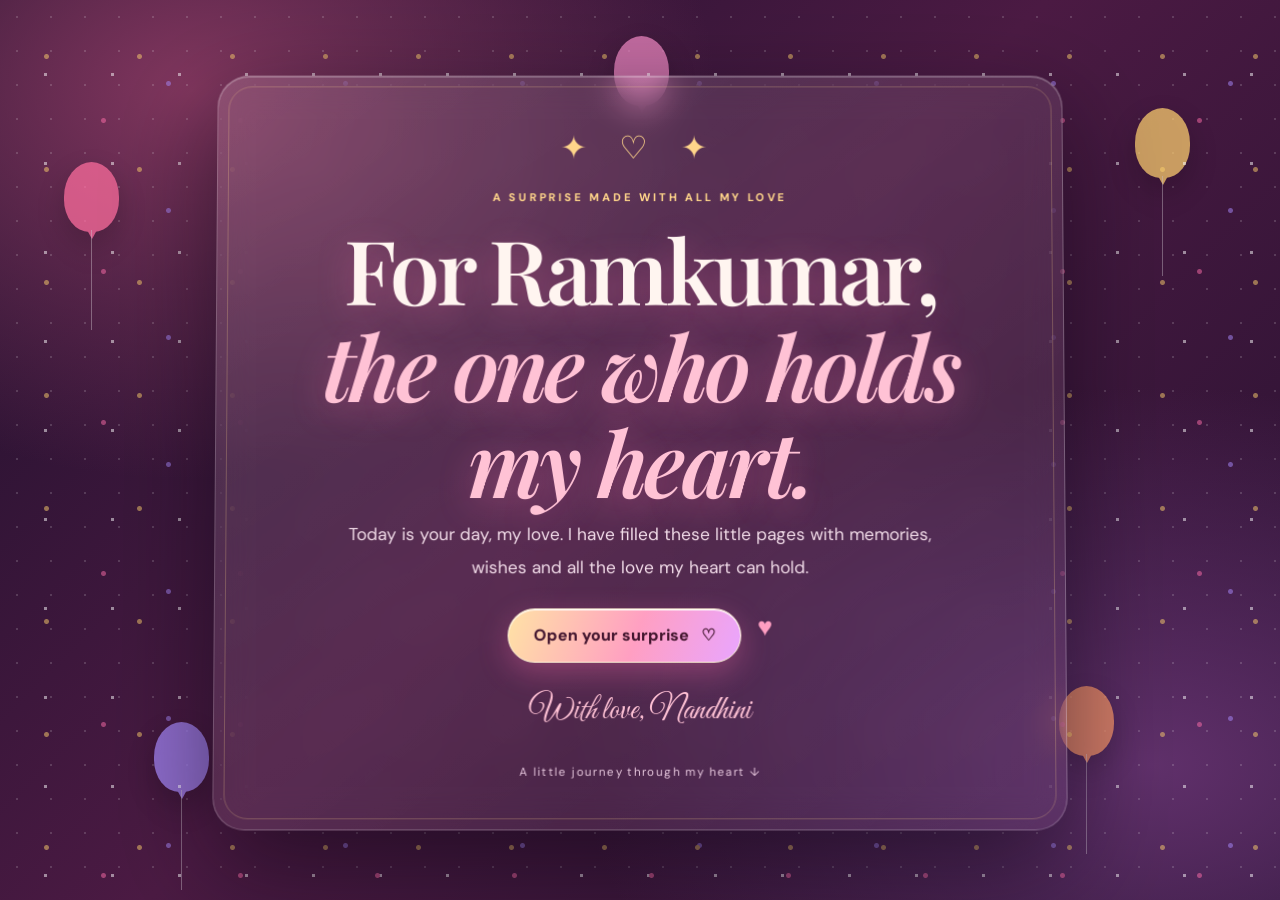
<file: index.html>
<!DOCTYPE html>
<html lang="en"><head>
<meta charset="UTF-8"><meta name="viewport" content="width=device-width, initial-scale=1">
<title>For Ramkumar, With Love ♡</title>
<link href="https://cdn.jsdelivr.net/npm/bootstrap@5.3.3/dist/css/bootstrap.min.css" rel="stylesheet" integrity="sha384-QWTKZyjpPEjISv5WaRU9OFeRpok6YctnYmDr5pNlyT2bRjXh0JMhjY6hW+ALEwIH" crossorigin="anonymous">
<link rel="preconnect" href="https://fonts.googleapis.com">
<link rel="preconnect" href="https://fonts.gstatic.com" crossorigin>
<link href="https://fonts.googleapis.com/css2?family=DM+Sans:wght@400;500;600;700;800&family=Great+Vibes&family=Playfair+Display:ital,wght@0,500;0,600;0,700;1,500;1,600&display=swap" rel="stylesheet">
<link rel="stylesheet" href="assets/css/style.css">
</head>
<body class="party-bg welcome-page">
<div class="party-layers" aria-hidden="true"><div class="balloon b1"></div><div class="balloon b2"></div><div class="balloon b3"></div><div class="balloon b4"></div><div class="balloon b5"></div><div class="confetti-field"></div></div>
<main class="container min-vh-100 d-flex align-items-center justify-content-center position-relative">
  <section class="hero-glass text-center p-4 p-md-5 tilt-card">
    <div class="crown">✦ ♡ ✦</div>
    <p class="eyebrow">A surprise made with all my love</p>
    <h1 class="hero-title">For Ramkumar,<br><span>the one who holds my heart.</span></h1>
    <p class="hero-copy mx-auto">Today is your day, my love. I have filled these little pages with memories, wishes and all the love my heart can hold.</p>
    <div class="d-flex justify-content-center flex-wrap gap-3 mt-4">
      <a class="btn-love" href="letter.html">Open your surprise <span>♡</span></a>
      <span class="floating-heart">♥</span>
    </div>
    <p class="script-sign mt-4">With love, Nandhini</p>
    <div class="scroll-hint">A little journey through my heart ↓</div>
  </section>
</main>
<script src="https://cdn.jsdelivr.net/npm/bootstrap@5.3.3/dist/js/bootstrap.bundle.min.js" integrity="sha384-YvpcrYf0tY3lHB60NNkmXc5s9fDVZLESaAA55NDzOxhy9GkcIdslK1eN7N6jIeHz" crossorigin="anonymous"></script><script src="assets/js/effects.js"></script></body></html>
</file>
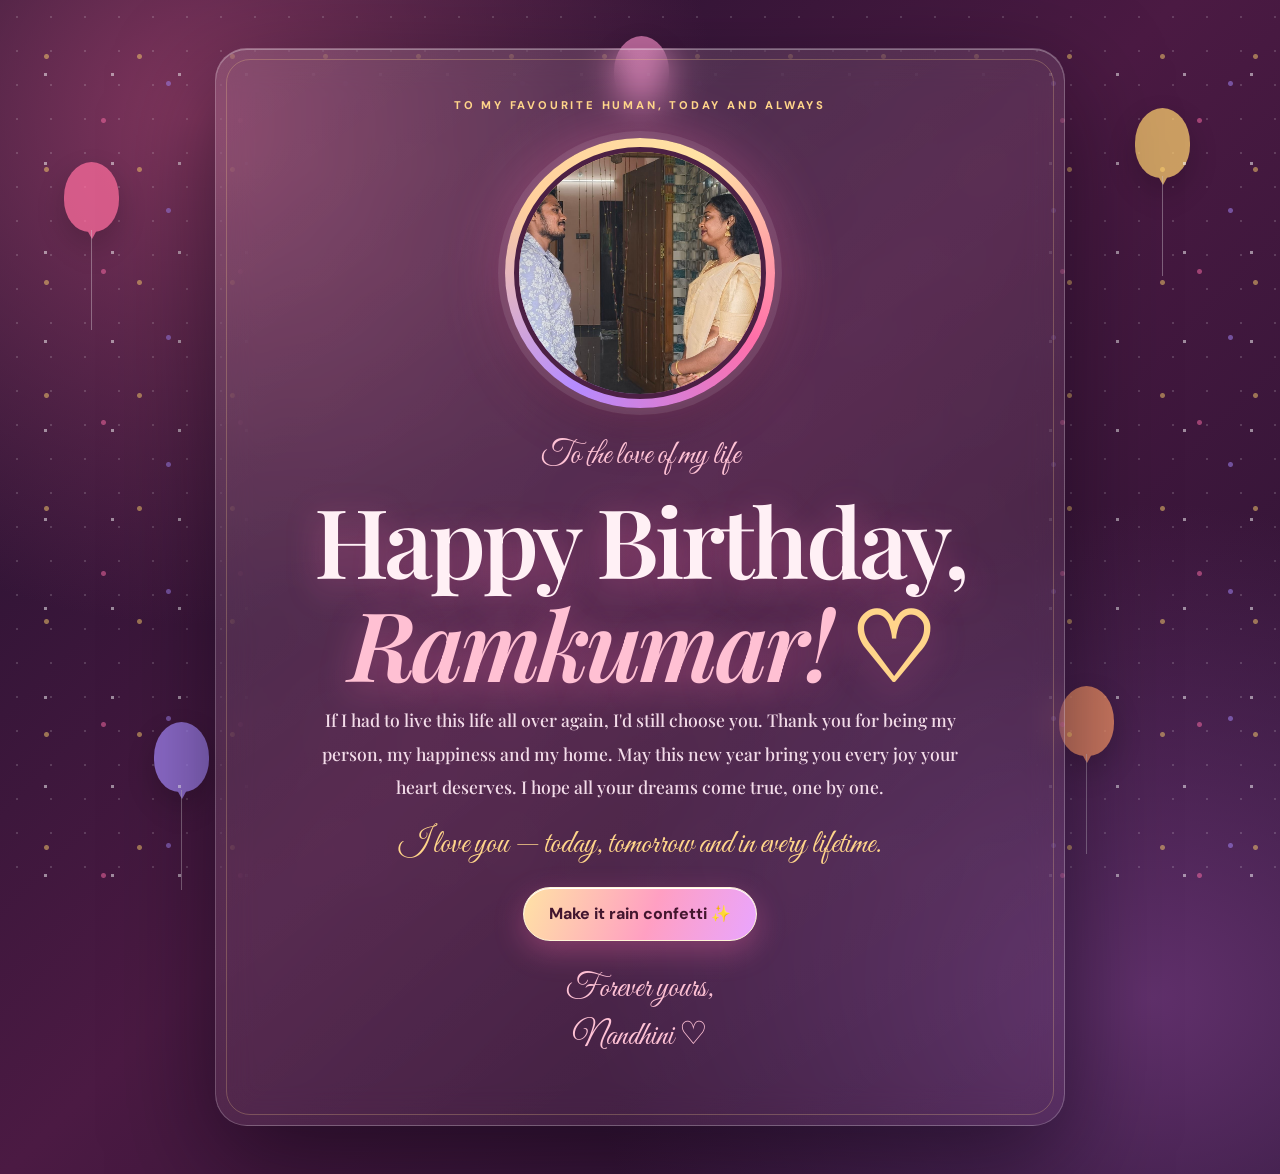
<file: final.html>
<!DOCTYPE html>
<html lang="en"><head>
<meta charset="UTF-8"><meta name="viewport" content="width=device-width, initial-scale=1">
<title>Happy Birthday, Ramkumar! ♡</title>
<link href="https://cdn.jsdelivr.net/npm/bootstrap@5.3.3/dist/css/bootstrap.min.css" rel="stylesheet" integrity="sha384-QWTKZyjpPEjISv5WaRU9OFeRpok6YctnYmDr5pNlyT2bRjXh0JMhjY6hW+ALEwIH" crossorigin="anonymous">
<link rel="preconnect" href="https://fonts.googleapis.com">
<link rel="preconnect" href="https://fonts.gstatic.com" crossorigin>
<link href="https://fonts.googleapis.com/css2?family=DM+Sans:wght@400;500;600;700;800&family=Great+Vibes&family=Playfair+Display:ital,wght@0,500;0,600;0,700;1,500;1,600&display=swap" rel="stylesheet">
<link rel="stylesheet" href="assets/css/style.css">
</head>
<body class="party-bg final-page">
<div class="party-layers" aria-hidden="true"><div class="balloon b1"></div><div class="balloon b2"></div><div class="balloon b3"></div><div class="balloon b4"></div><div class="balloon b5"></div><div class="confetti-field" id="confetti"></div></div>
<main class="container min-vh-100 d-flex align-items-center justify-content-center position-relative py-5">
 <section class="final-glass text-center p-4 p-md-5">
   <p class="eyebrow">To my favourite human, today and always</p>
   <div class="portrait-wrap mx-auto"><img src="assets/photos/birthday-person.jpg" alt="Ramkumar"></div>
   <p class="script-kicker">To the love of my life</p>
   <h1 class="final-title">Happy Birthday,<br><em>Ramkumar!</em> <span>♡</span></h1>
   <p class="final-message mx-auto">If I had to live this life all over again, I'd still choose you. Thank you for being my person, my happiness and my home. May this new year bring you every joy your heart deserves. I hope all your dreams come true, one by one.</p>
   <p class="forever-line">I love you — today, tomorrow and in every lifetime.</p>
   <button class="btn-love" id="celebrate">Make it rain confetti ✨</button>
   <p class="script-sign mt-4">Forever yours,<br>Nandhini ♡</p>
 </section>
</main>
<script src="https://cdn.jsdelivr.net/npm/bootstrap@5.3.3/dist/js/bootstrap.bundle.min.js" integrity="sha384-YvpcrYf0tY3lHB60NNkmXc5s9fDVZLESaAA55NDzOxhy9GkcIdslK1eN7N6jIeHz" crossorigin="anonymous"></script><script src="assets/js/effects.js"></script></body></html>
</file>
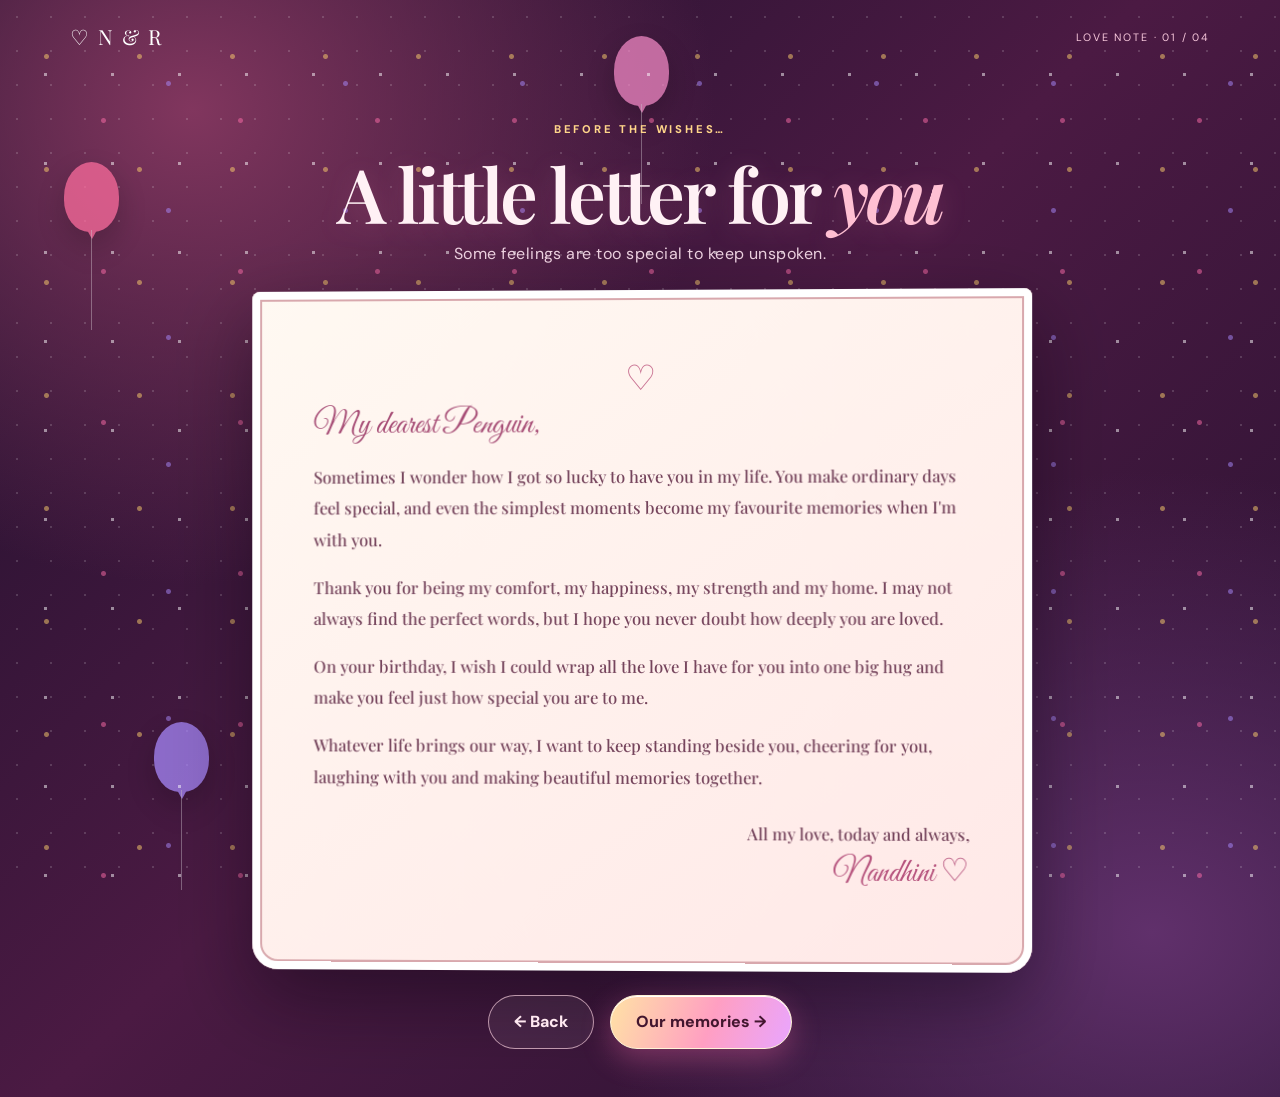
<file: letter.html>
<!DOCTYPE html>
<html lang="en"><head>
<meta charset="UTF-8"><meta name="viewport" content="width=device-width, initial-scale=1">
<title>A Letter For Ramkumar ♡</title>
<link href="https://cdn.jsdelivr.net/npm/bootstrap@5.3.3/dist/css/bootstrap.min.css" rel="stylesheet" integrity="sha384-QWTKZyjpPEjISv5WaRU9OFeRpok6YctnYmDr5pNlyT2bRjXh0JMhjY6hW+ALEwIH" crossorigin="anonymous">
<link rel="preconnect" href="https://fonts.googleapis.com">
<link rel="preconnect" href="https://fonts.gstatic.com" crossorigin>
<link href="https://fonts.googleapis.com/css2?family=DM+Sans:wght@400;500;600;700;800&family=Great+Vibes&family=Playfair+Display:ital,wght@0,500;0,600;0,700;1,500;1,600&display=swap" rel="stylesheet">
<link rel="stylesheet" href="assets/css/style.css">
</head>
<body class="party-bg inner-page">
<div class="party-layers" aria-hidden="true"><div class="balloon b1"></div><div class="balloon b3"></div><div class="balloon b5"></div><div class="confetti-field"></div></div>
<nav class="navbar navbar-expand container py-3 position-relative"><a class="navbar-brand text-white" href="index.html">♡ N & R</a><span class="ms-auto page-count">LOVE NOTE · 01 / 04</span></nav>
<main class="container py-4 py-md-5 position-relative">
  <div class="text-center mb-4"><p class="eyebrow">Before the wishes…</p><h1 class="section-title">A little letter for <em>you</em></h1><p class="section-subtitle">Some feelings are too special to keep unspoken.</p></div>
  <article class="love-letter tilt-card mx-auto">
    <div class="letter-stamp">♡</div>
    <p class="letter-hello">My dearest Penguin,</p>
    <p>Sometimes I wonder how I got so lucky to have you in my life. You make ordinary days feel special, and even the simplest moments become my favourite memories when I'm with you.</p>
    <p>Thank you for being my comfort, my happiness, my strength and my home. I may not always find the perfect words, but I hope you never doubt how deeply you are loved.</p>
    <p>On your birthday, I wish I could wrap all the love I have for you into one big hug and make you feel just how special you are to me.</p>
    <p>Whatever life brings our way, I want to keep standing beside you, cheering for you, laughing with you and making beautiful memories together.</p>
    <p class="letter-sign">All my love, today and always,<br><span>Nandhini ♡</span></p>
  </article>
  <div class="d-flex justify-content-center gap-3 flex-wrap mt-4"><a class="btn-outline-love" href="index.html">← Back</a><a class="btn-love" href="memories.html">Our memories →</a></div>
</main>
<script src="https://cdn.jsdelivr.net/npm/bootstrap@5.3.3/dist/js/bootstrap.bundle.min.js" integrity="sha384-YvpcrYf0tY3lHB60NNkmXc5s9fDVZLESaAA55NDzOxhy9GkcIdslK1eN7N6jIeHz" crossorigin="anonymous"></script><script src="assets/js/effects.js"></script></body></html>
</file>
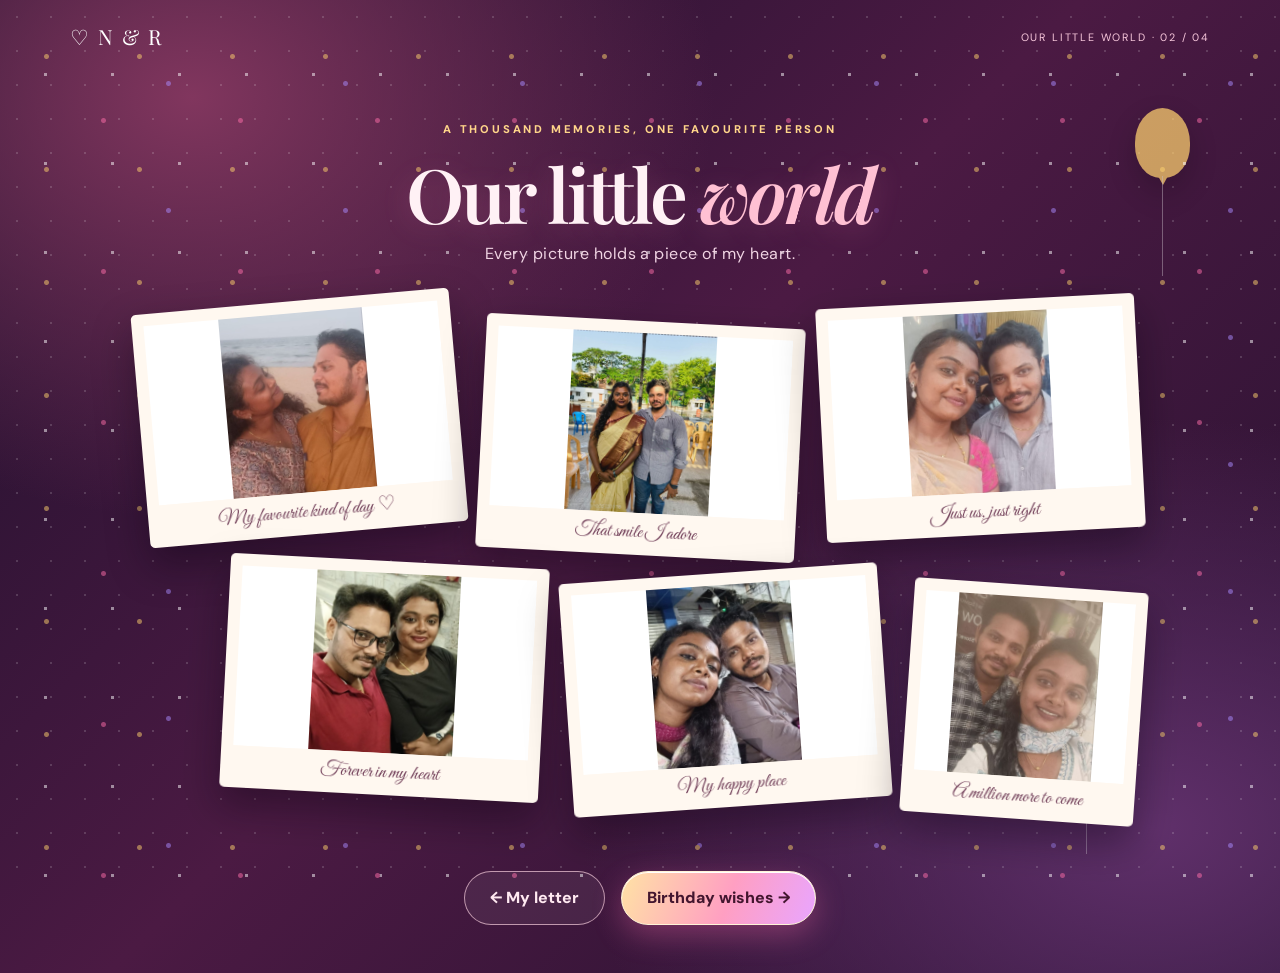
<file: memories.html>
<!DOCTYPE html>
<html lang="en"><head>
<meta charset="UTF-8"><meta name="viewport" content="width=device-width, initial-scale=1">
<title>Our Little World ♡</title>
<link href="https://cdn.jsdelivr.net/npm/bootstrap@5.3.3/dist/css/bootstrap.min.css" rel="stylesheet" integrity="sha384-QWTKZyjpPEjISv5WaRU9OFeRpok6YctnYmDr5pNlyT2bRjXh0JMhjY6hW+ALEwIH" crossorigin="anonymous">
<link rel="preconnect" href="https://fonts.googleapis.com">
<link rel="preconnect" href="https://fonts.gstatic.com" crossorigin>
<link href="https://fonts.googleapis.com/css2?family=DM+Sans:wght@400;500;600;700;800&family=Great+Vibes&family=Playfair+Display:ital,wght@0,500;0,600;0,700;1,500;1,600&display=swap" rel="stylesheet">
<link rel="stylesheet" href="assets/css/style.css">
</head>
<body class="party-bg inner-page">
<div class="party-layers" aria-hidden="true"><div class="balloon b2"></div><div class="balloon b4"></div><div class="confetti-field"></div></div>
<nav class="navbar container py-3 position-relative"><a class="navbar-brand text-white" href="index.html">♡ N & R</a><span class="ms-auto page-count">OUR LITTLE WORLD · 02 / 04</span></nav>
<main class="container py-4 py-md-5 position-relative">
  <div class="text-center mb-4"><p class="eyebrow">A thousand memories, one favourite person</p><h1 class="section-title">Our little <em>world</em></h1><p class="section-subtitle">Every picture holds a piece of my heart.</p></div>
  <div class="memory-collage">
    <figure class="polaroid p-one"><img src="assets/photos/photo-1.jpg" alt="A favourite memory"><figcaption>My favourite kind of day ♡</figcaption></figure>
    <figure class="polaroid p-two"><img src="assets/photos/photo-2.jpg" alt="A happy memory"><figcaption>That smile I adore</figcaption></figure>
    <figure class="polaroid p-three"><img src="assets/photos/photo-3.jpg" alt="A special moment"><figcaption>Just us, just right</figcaption></figure>
    <figure class="polaroid p-four"><img src="assets/photos/photo-4.jpg" alt="A candid memory"><figcaption>Forever in my heart</figcaption></figure>
    <figure class="polaroid p-five"><img src="assets/photos/photo-5.jpg" alt="A favourite picture"><figcaption>My happy place</figcaption></figure>
    <figure class="polaroid p-six"><img src="assets/photos/photo-6.jpg" alt="A lovely memory"><figcaption>A million more to come</figcaption></figure>
  </div>
  <div class="d-flex justify-content-center gap-3 flex-wrap mt-5"><a class="btn-outline-love" href="letter.html">← My letter</a><a class="btn-love" href="wishes.html">Birthday wishes →</a></div>
</main>
<script src="https://cdn.jsdelivr.net/npm/bootstrap@5.3.3/dist/js/bootstrap.bundle.min.js" integrity="sha384-YvpcrYf0tY3lHB60NNkmXc5s9fDVZLESaAA55NDzOxhy9GkcIdslK1eN7N6jIeHz" crossorigin="anonymous"></script><script src="assets/js/effects.js"></script></body></html>
</file>
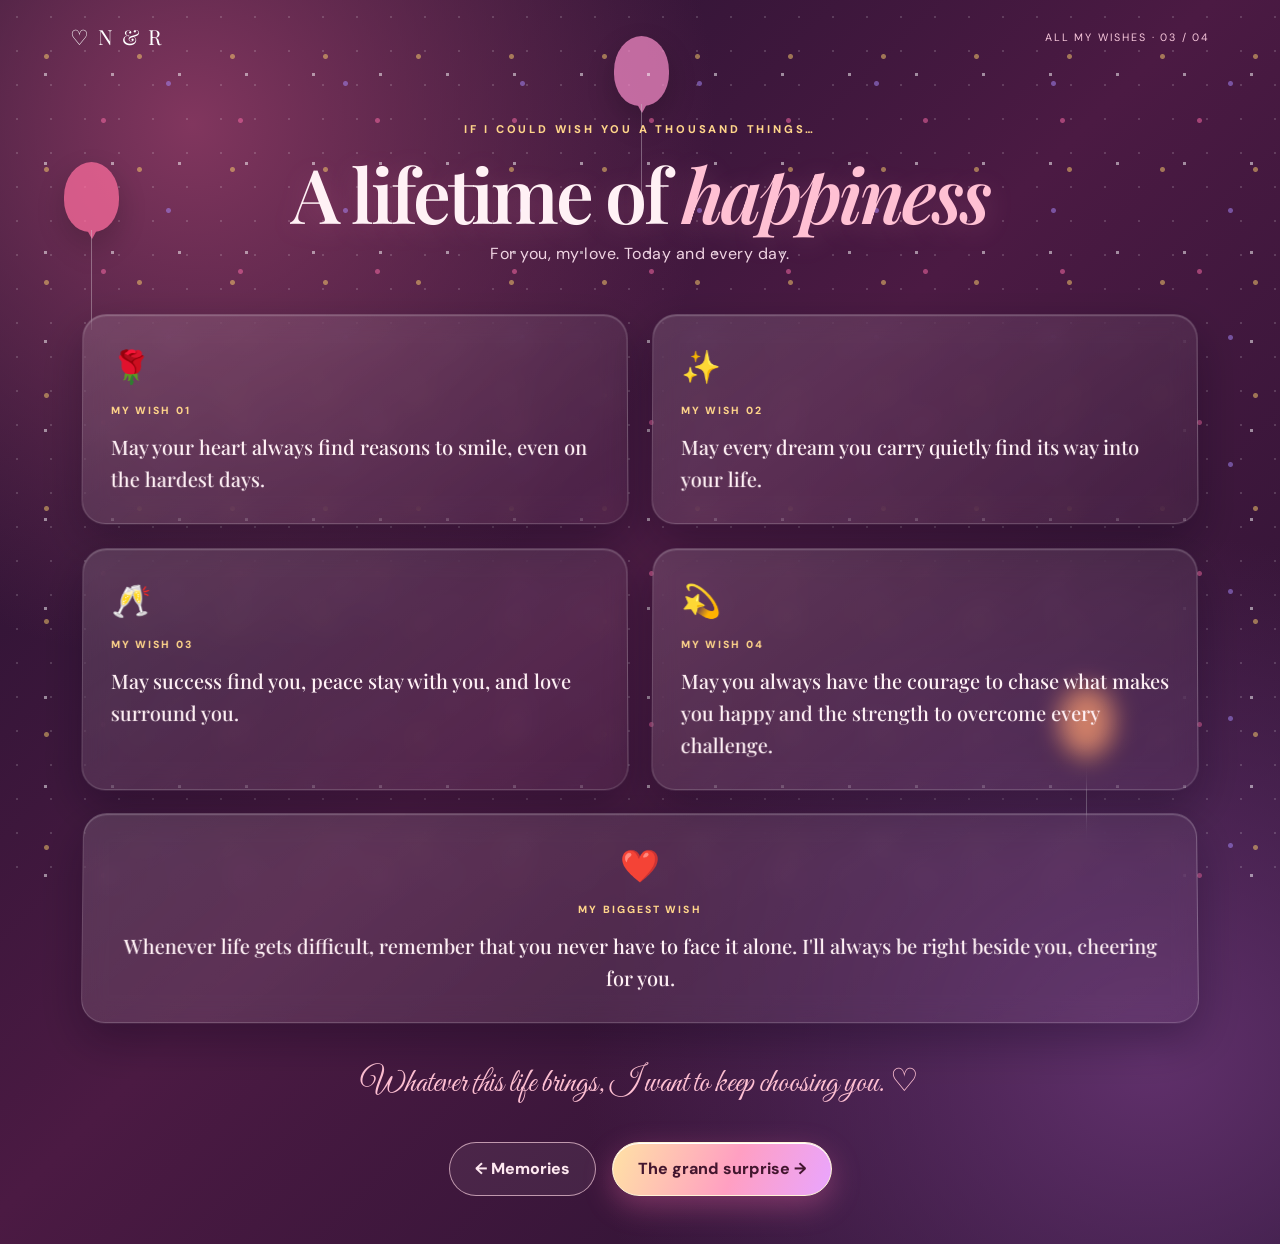
<file: wishes.html>
<!DOCTYPE html>
<html lang="en"><head>
<meta charset="UTF-8"><meta name="viewport" content="width=device-width, initial-scale=1">
<title>All My Wishes For You ♡</title>
<link href="https://cdn.jsdelivr.net/npm/bootstrap@5.3.3/dist/css/bootstrap.min.css" rel="stylesheet" integrity="sha384-QWTKZyjpPEjISv5WaRU9OFeRpok6YctnYmDr5pNlyT2bRjXh0JMhjY6hW+ALEwIH" crossorigin="anonymous">
<link rel="preconnect" href="https://fonts.googleapis.com">
<link rel="preconnect" href="https://fonts.gstatic.com" crossorigin>
<link href="https://fonts.googleapis.com/css2?family=DM+Sans:wght@400;500;600;700;800&family=Great+Vibes&family=Playfair+Display:ital,wght@0,500;0,600;0,700;1,500;1,600&display=swap" rel="stylesheet">
<link rel="stylesheet" href="assets/css/style.css">
</head>
<body class="party-bg inner-page">
<div class="party-layers" aria-hidden="true"><div class="balloon b1"></div><div class="balloon b4"></div><div class="balloon b5"></div><div class="confetti-field"></div></div>
<nav class="navbar container py-3 position-relative"><a class="navbar-brand text-white" href="index.html">♡ N & R</a><span class="ms-auto page-count">ALL MY WISHES · 03 / 04</span></nav>
<main class="container py-4 py-md-5 position-relative">
  <div class="text-center mb-5"><p class="eyebrow">If I could wish you a thousand things…</p><h1 class="section-title">A lifetime of <em>happiness</em></h1><p class="section-subtitle">For you, my love. Today and every day.</p></div>
  <div class="row g-4 justify-content-center wishes-grid">
    <div class="col-md-6"><article class="wish-card h-100"><span class="wish-icon">🌹</span><small>MY WISH 01</small><p>May your heart always find reasons to smile, even on the hardest days.</p></article></div>
    <div class="col-md-6"><article class="wish-card h-100"><span class="wish-icon">✨</span><small>MY WISH 02</small><p>May every dream you carry quietly find its way into your life.</p></article></div>
    <div class="col-md-6"><article class="wish-card h-100"><span class="wish-icon">🥂</span><small>MY WISH 03</small><p>May success find you, peace stay with you, and love surround you.</p></article></div>
    <div class="col-md-6"><article class="wish-card h-100"><span class="wish-icon">💫</span><small>MY WISH 04</small><p>May you always have the courage to chase what makes you happy and the strength to overcome every challenge.</p></article></div>
    <div class="col-12"><article class="wish-card wish-wide"><span class="wish-icon">❤️</span><small>MY BIGGEST WISH</small><p>Whenever life gets difficult, remember that you never have to face it alone. I'll always be right beside you, cheering for you.</p></article></div>
  </div>
  <p class="closing-line text-center">Whatever this life brings, I want to keep choosing you. ♡</p>
  <div class="d-flex justify-content-center gap-3 flex-wrap mt-4"><a class="btn-outline-love" href="memories.html">← Memories</a><a class="btn-love" href="final.html">The grand surprise →</a></div>
</main>
<script src="https://cdn.jsdelivr.net/npm/bootstrap@5.3.3/dist/js/bootstrap.bundle.min.js" integrity="sha384-YvpcrYf0tY3lHB60NNkmXc5s9fDVZLESaAA55NDzOxhy9GkcIdslK1eN7N6jIeHz" crossorigin="anonymous"></script><script src="assets/js/effects.js"></script></body></html>
</file>
<file: assets/css/style.css>
*{box-sizing:border-box}
:root{--plum:#32132e;--wine:#5c1d3e;--pink:#f46b9a;--rose:#ff9dbb;--gold:#ffd58a;--cream:#fff7ef;--ink:#4b233b}
body{font-family:'DM Sans',sans-serif;color:var(--cream);overflow-x:hidden;background:#261027}
.party-bg{min-height:100vh;background:radial-gradient(ellipse at 15% 10%,#81365e 0,transparent 34%),radial-gradient(ellipse at 90% 85%,#60306b 0,transparent 35%),linear-gradient(135deg,#1d102c 0%,#4b1a43 48%,#24112f 100%);position:relative}
.party-bg:before{content:"";position:fixed;inset:0;pointer-events:none;opacity:.16;background-image:radial-gradient(#fff 1px,transparent 1px);background-size:34px 34px}
.party-layers{position:fixed;inset:0;pointer-events:none;overflow:hidden;z-index:0}
.eyebrow{font-size:.7rem;font-weight:800;letter-spacing:.25em;text-transform:uppercase;color:var(--gold);margin-bottom:15px}
.hero-glass,.final-glass{max-width:850px;width:100%;border:1px solid #ffffff36;border-radius:32px;background:linear-gradient(145deg,#ffffff20,#ffffff08);box-shadow:0 35px 100px #08000d80,inset 0 1px #ffffff50;backdrop-filter:blur(18px);position:relative;z-index:2}
.hero-glass:before,.final-glass:before{content:"";position:absolute;inset:10px;border:1px solid #ffd58a40;border-radius:24px;pointer-events:none}
.tilt-card{transform:perspective(1000px) rotateX(1deg);transition:transform .5s}.tilt-card:hover{transform:perspective(1000px) rotateX(0) translateY(-5px)}
.crown{font-size:2rem;color:#ffd58a;letter-spacing:.4em;margin-bottom:18px}
.hero-title,.section-title,.final-title{font-family:'Playfair Display',serif;font-weight:600;letter-spacing:-.04em;line-height:1.08}
.hero-title{font-size:clamp(2.8rem,7vw,5.8rem);color:#fff5f0;text-shadow:0 8px 35px #ff75ad55}.hero-title span{font-style:italic;color:#ffc2d5}
.hero-copy{max-width:610px;color:#f2dce9;line-height:1.9;font-size:1.08rem}
.btn-love,.btn-outline-love{display:inline-flex;align-items:center;justify-content:center;gap:12px;border-radius:50px;padding:14px 25px;font-weight:800;text-decoration:none;transition:all .3s;position:relative;z-index:2}
.btn-love{color:#43162f;background:linear-gradient(110deg,#ffe2a5,#ff9fc2 55%,#e9a5ff);border:1px solid #fff4d7;box-shadow:0 10px 30px #ff70ad55, inset 0 1px #fff; transform:translateZ(0)}
.btn-love:hover{color:#351027;transform:translateY(-5px) scale(1.04);box-shadow:0 18px 40px #ff70ad88}
.btn-outline-love{border:1px solid #ffd6e4a8;color:#ffe9f1;background:#ffffff10}.btn-outline-love:hover{background:#ffffff25;color:white;transform:translateY(-3px)}
.script-sign,.script-kicker{font-family:'Great Vibes',cursive;color:#ffc2d5;font-size:2rem}
.scroll-hint{margin-top:28px;font-size:.72rem;letter-spacing:.12em;color:#e8c9df}
.floating-heart{font-size:1.6rem;color:#ff9fc2;animation:heartBeat 1.8s infinite}@keyframes heartBeat{50%{transform:scale(1.3)}}
.navbar-brand{font-family:'Playfair Display',serif;font-size:1.3rem;letter-spacing:.1em}.page-count{font-size:.67rem;letter-spacing:.17em;color:#f8c8dc}
.inner-page .container,.inner-page .navbar{z-index:1}
.section-title{font-size:clamp(2.5rem,6vw,4.7rem);color:#fff1f5;text-shadow:0 5px 28px #ff8dbb33}.section-title em{color:#ffc0d3}.section-subtitle{color:#f0d4e3;letter-spacing:.03em}
.love-letter{max-width:780px;padding:clamp(28px,6vw,62px);background:linear-gradient(145deg,#fff9f2,#ffe8e7);color:#65354e;border-radius:8px 8px 26px 26px;box-shadow:0 30px 80px #08000d70, inset 0 0 0 8px #fff,inset 0 0 0 10px #d8a8ad;position:relative;transform:perspective(1200px) rotateY(-1deg);transition:.4s}
.love-letter:hover{transform:perspective(1200px) rotateY(0) translateY(-5px)}
.letter-stamp{font-size:2.2rem;text-align:center;color:#c66c8e}.letter-hello{font:2rem 'Great Vibes',cursive!important;color:#a64c75!important}
.love-letter p{font:500 1.04rem/1.9 'Playfair Display',serif;color:#75445c;position:relative}.love-letter .letter-sign{text-align:right;margin-top:25px}.letter-sign span{font:2rem 'Great Vibes',cursive;color:#b6537d}
.memory-collage{max-width:1000px;margin:35px auto;display:grid;grid-template-columns:repeat(12,1fr);grid-template-rows:repeat(2,250px);gap:22px;perspective:1200px}
.polaroid{background:#fff8f0;padding:12px 12px 42px;box-shadow:0 18px 40px #09000f66;border-radius:5px;position:relative;transition:transform .45s,box-shadow .45s;transform-style:preserve-3d}
/* .polaroid img{width:100%;height:100%;object-fit:cover;background:#b87a94;filter:saturate(1.06)} */
.polaroid img {
    width: 100%;
    height: 100%;
    object-fit: contain;
    background: #fff;
}
.polaroid figcaption{position:absolute;bottom:10px;left:8px;right:8px;text-align:center;color:#713e58;font:1.25rem 'Great Vibes',cursive}
.polaroid:hover{z-index:5;transform:perspective(900px) rotateX(0) rotateY(0) translateY(-12px) scale(1.06)!important;box-shadow:0 30px 60px #08000f99}
.p-one{grid-column:1/5;grid-row:1;transform:rotate(-5deg)}.p-two{grid-column:5/9;grid-row:1;transform:translateY(20px) rotate(3deg)}.p-three{grid-column:9/13;grid-row:1;transform:rotate(-3deg)}.p-four{grid-column:2/6;grid-row:2;transform:translateY(-12px) rotate(3deg)}.p-five{grid-column:6/10;grid-row:2;transform:rotate(-4deg)}.p-six{grid-column:10/13;grid-row:2;transform:translateY(12px) rotate(4deg)}
.wish-card{padding:28px;border-radius:24px;border:1px solid #ffffff30;background:linear-gradient(145deg,#ffffff20,#ffffff08);box-shadow:0 18px 45px #0a001650,inset 0 1px #ffffff30;backdrop-filter:blur(12px);transition:transform .35s,box-shadow .35s;transform:perspective(900px) rotateX(1deg)}
.wish-card:hover{transform:perspective(900px) rotateX(0) translateY(-8px) rotateY(2deg);box-shadow:0 28px 60px #08000f88}
.wish-card small{display:block;color:#ffd58a;font-size:.65rem;letter-spacing:.2em;font-weight:800;margin:12px 0}
.wish-card p{font:500 1.25rem/1.6 'Playfair Display',serif;color:#fff1f5;margin:0}.wish-icon{font-size:2rem}.wish-wide{text-align:center}.closing-line{font:2rem 'Great Vibes',cursive;color:#ffc0d3;margin:38px 0}
.final-glass{max-width:850px}.portrait-wrap{width:min(270px,65vw);aspect-ratio:1;padding:9px;border-radius:50%;margin:24px auto;background:conic-gradient(from 30deg,#ffe3a5,#ff6fa9,#b58bff,#ffcf9c,#ffe3a5);box-shadow:0 0 0 7px #ffffff18,0 0 60px #ff75b977,0 20px 45px #09000f77;animation:portraitGlow 4s ease-in-out infinite}
.portrait-wrap img{width:100%;height:100%;border-radius:50%;object-fit:cover;border:5px solid #4c2044;background:#8d5276}@keyframes portraitGlow{50%{box-shadow:0 0 0 10px #ffffff20,0 0 85px #ff75b9aa,0 20px 50px #09000f77}}
.script-kicker{font-size:2rem;margin:8px 0}.final-title{font-size:clamp(3rem,8vw,6rem);color:#fff0f5;text-shadow:0 8px 35px #ff71ae66}.final-title em{font-style:italic;color:#ffc0d3}.final-title span{color:#ffd58a}.final-message{max-width:640px;font:500 1.1rem/1.9 'Playfair Display',serif;color:#f3dce9}.forever-line{font:2rem 'Great Vibes',cursive;color:#ffd58a;margin:22px 0}
.balloon{position:absolute;width:55px;height:70px;border-radius:50% 50% 46% 46%;opacity:.72;filter:drop-shadow(0 12px 15px #0004);animation:balloonFloat 8s ease-in-out infinite}
.balloon:before{content:"";position:absolute;bottom:-7px;left:23px;border-left:5px solid transparent;border-right:5px solid transparent;border-top:9px solid currentColor}
.balloon:after{content:"";position:absolute;top:68px;left:27px;width:1px;height:100px;background:#ffffff70}
.b1{left:5%;top:18%;background:#ff6e9f;color:#ff6e9f}.b2{right:7%;top:12%;background:#ffd16f;color:#ffd16f;animation-delay:1s}.b3{left:12%;bottom:12%;background:#a98bff;color:#a98bff;animation-delay:2s}.b4{right:13%;bottom:16%;background:#ff9a69;color:#ff9a69;animation-delay:3s}.b5{left:48%;top:4%;background:#f48bc7;color:#f48bc7;animation-delay:1.5s}
@keyframes balloonFloat{0%,100%{transform:translateY(0) rotate(-6deg)}50%{transform:translateY(-35px) rotate(7deg)}}
.confetti-field{position:absolute;inset:0;background-image:radial-gradient(circle,#ffd36f 2px,transparent 3px),radial-gradient(circle,#ff6fa9 2px,transparent 3px),radial-gradient(circle,#a98bff 2px,transparent 3px),radial-gradient(circle,#ffffff 1.5px,transparent 2px);background-size:93px 113px,137px 151px,177px 127px,67px 89px;background-position:0 0,35px 45px,80px 20px,12px 30px;opacity:.5;animation:confettiDrift 18s linear infinite}
@keyframes confettiDrift{to{background-position:0 600px,35px 745px,80px 620px,12px 500px}}
@media(max-width:767px){.memory-collage{grid-template-columns:repeat(2,1fr);grid-template-rows:repeat(3,210px);gap:14px}.polaroid{grid-column:auto!important;grid-row:auto!important;transform:none!important;padding:8px 8px 35px}.polaroid img{height:100%}.balloon{transform:scale(.75)}.b1{left:-12px}.b2{right:-12px}.b3{left:0}.b4{right:0}.b5{left:46%}.page-count{font-size:.55rem}.hero-glass{padding:35px 20px!important}}
@media(max-width:420px){.memory-collage{grid-template-rows:repeat(3,170px);gap:10px}.polaroid figcaption{font-size:1.05rem}.love-letter{padding:28px 22px}.final-glass{padding:30px 18px!important}}
</file>
